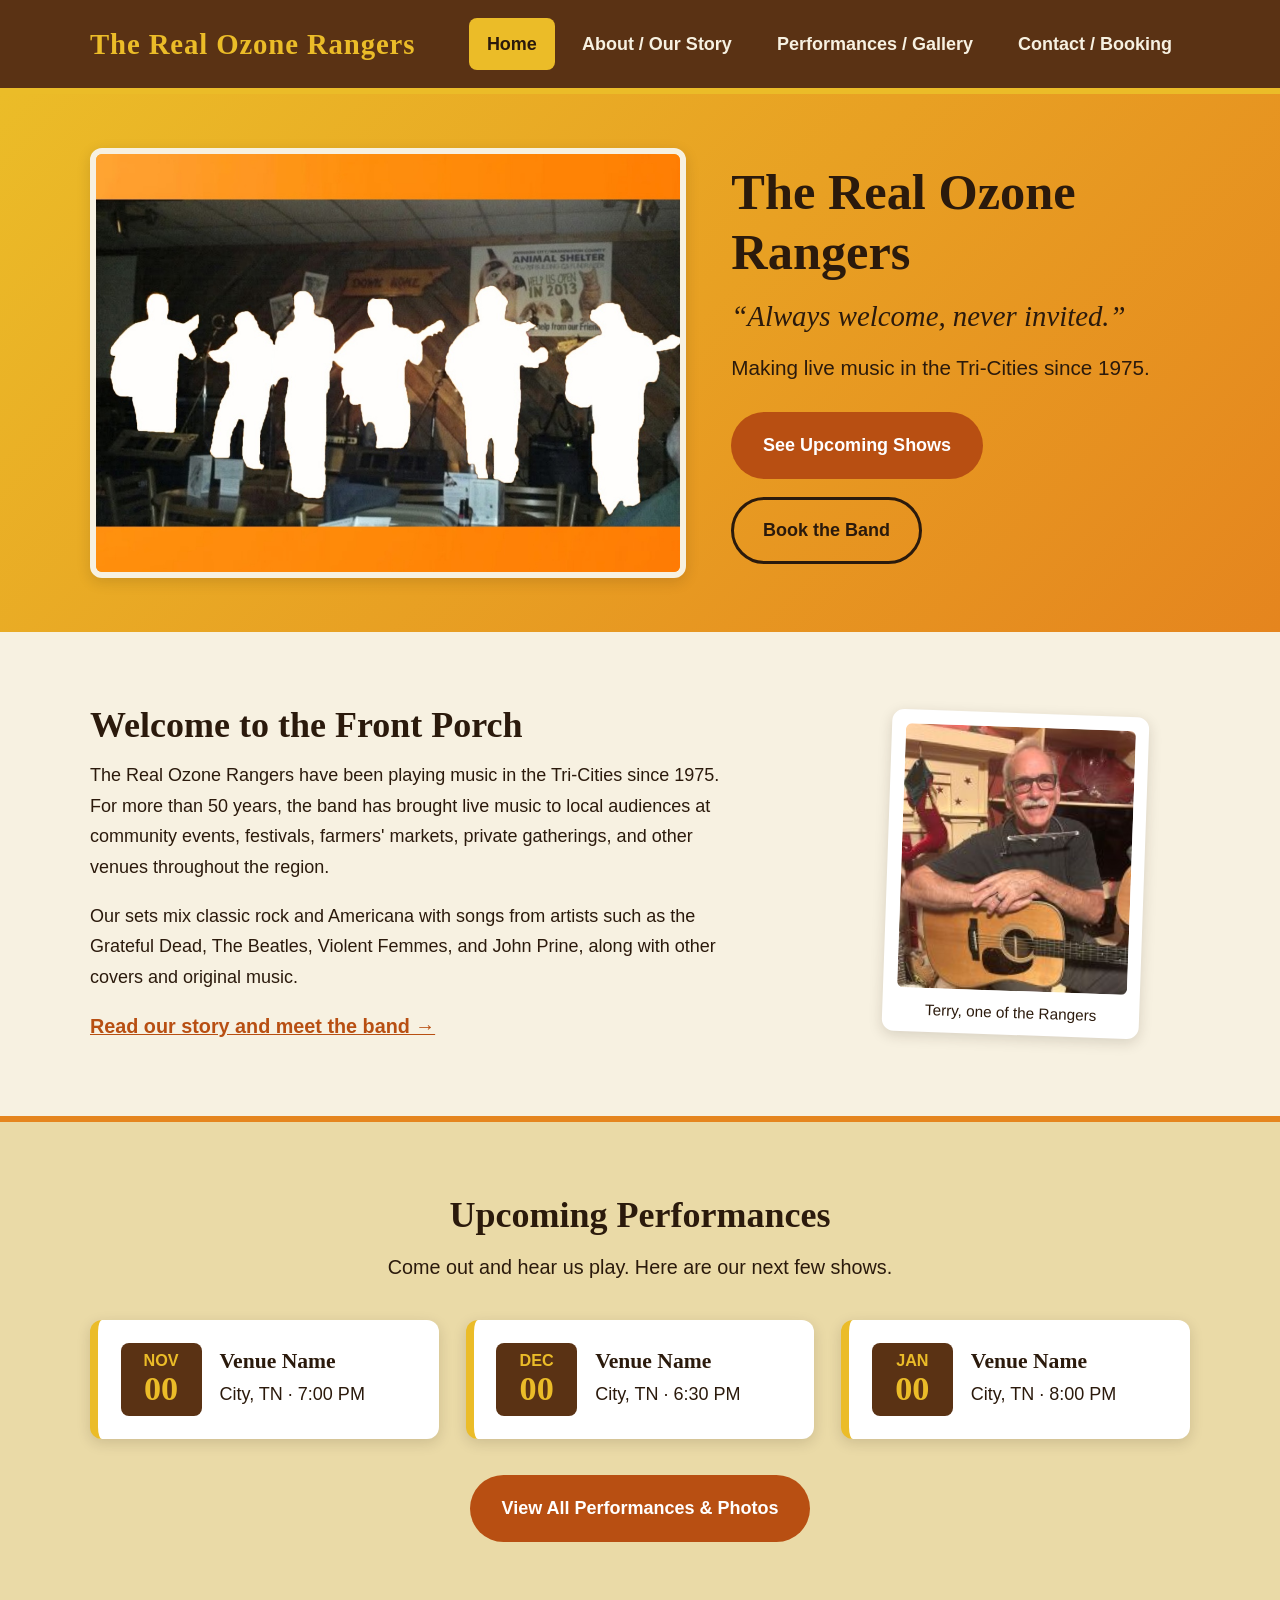
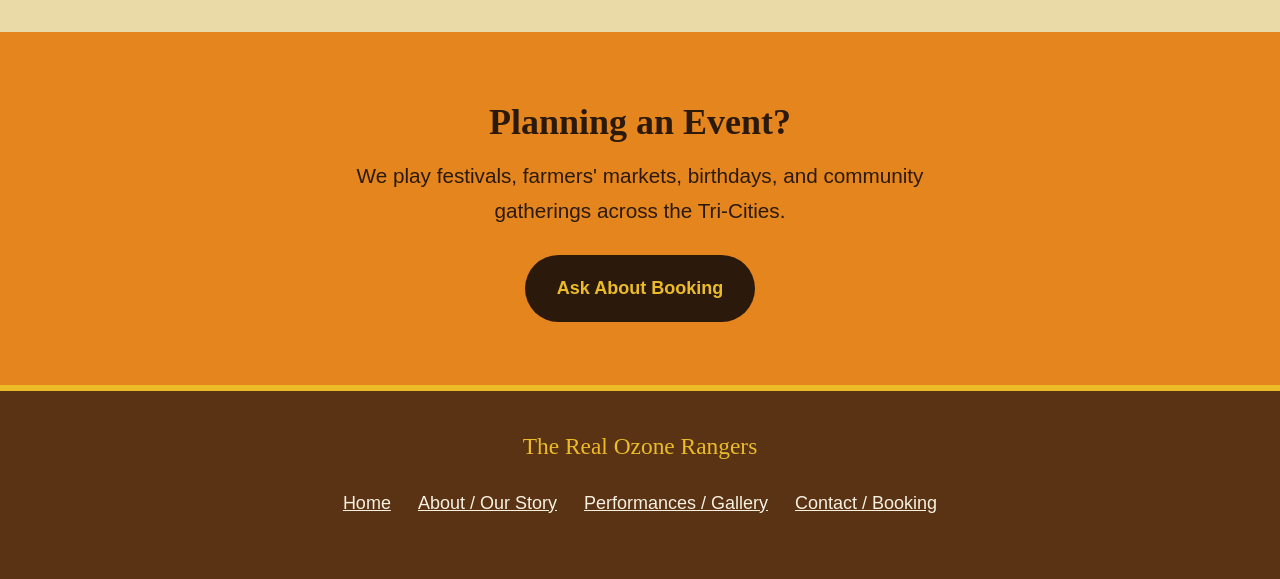
<file: index.html>
<!DOCTYPE html>
<html lang="en">
<head>
    <meta charset="UTF-8">
    <meta name="Author" content="Amadou Ba">
    <meta name="Date" content="2026-10-30">
    <meta name="Date revised" content="2026-10-30">
    <meta name="Description" content="Web page for The Real Ozone Rangers">
    <title>Home Page - The Real Ozone Rangers</title>
    <link rel="stylesheet" href="css/style.css">

    <!-- index.html
        Author:     Amadou Ba
        Date:       2026-10-30
        Date revised:   2026-10-30
        Description:    Web page for The Real Ozone Rangers
    -->
</head>
<body>

    <!-- HEADER + NAVIGATION (same on every page) -->
    <header class="site-header">
        <div class="container header-inner">
            <a class="site-title" href="index.html">The Real Ozone Rangers</a>
            <nav aria-label="Main navigation">
                <ul class="nav-list">
                    <li><a href="index.html" aria-current="page">Home</a></li>
                    <li><a href="about.html">About / Our Story</a></li>
                    <li><a href="performances.html">Performances / Gallery</a></li>
                    <li><a href="contact.html">Contact / Booking</a></li>
                </ul>
            </nav>
        </div>
    </header>

    <main id="main">

        <!-- Band and their tagline -->
        <section class="hero" aria-labelledby="hero-heading">
            <div class="container">
                <figure class="hero-figure">
                    <img src="images/band-silhouette.jpg"
                         alt="White silhouettes of the six band members playing guitars and banjo on a wooden stage"
                         width="1120" height="800">
                </figure>
                <div class="hero-text">
                    <h1 id="hero-heading">The Real Ozone Rangers</h1>
                    <p class="tagline">&ldquo;Always welcome, never invited.&rdquo;</p>
                    <p class="hero-sub">Making live music in the Tri-Cities since 1975.</p>
                    <div class="button-row">
                        <a class="button button-primary" href="performances.html">See Upcoming Shows</a>
                        <a class="button button-secondary" href="contact.html">Book the Band</a>
                    </div>
                </div>
            </div>
        </section>

        <!-- Brief band introduction -->
        <section class="intro" aria-labelledby="intro-heading">
            <div class="container intro-grid">
                <div class="intro-text">
                    <h2 id="intro-heading">Welcome to the Front Porch</h2>
                    <p>
                        The Real Ozone Rangers have been playing music in the Tri-Cities since 1975.
                        For more than 50 years, the band has brought live music to local audiences
                        at community events, festivals, farmers' markets, private gatherings, and
                        other venues throughout the region.
                    </p>
                    <p>
                        Our sets mix classic rock and Americana with songs from artists such as the
                        Grateful Dead, The Beatles, Violent Femmes, and John Prine, along with other
                        covers and original music.
                    </p>
                    <a class="text-link" href="about.html">Read our story and meet the band &rarr;</a>
                </div>
                <figure class="intro-photo">
                    <img src="images/terry.jpg"
                         alt="Band member Terry smiling and holding an acoustic guitar"
                         width="200" height="230">
                    <figcaption>Terry, one of the Rangers</figcaption>
                </figure>
            </div>
        </section>

        <!-- UPCOMING PERFORMANCES  -->
        <!-- NOTE: We need to replace the dates with the correct ones. -->
        <section class="shows" aria-labelledby="shows-heading">
            <div class="container">
                <h2 id="shows-heading">Upcoming Performances</h2>
                <p class="section-lead">Come out and hear us play. Here are our next few shows.</p>

                <ul class="show-list">
                    <li class="show-card">
                        <p class="show-date">
                            <span class="month">Nov</span>
                            <span class="day">00</span>
                        </p>
                        <div class="show-info">
                            <h3>Venue Name</h3>
                            <p>City, TN &middot; 7:00 PM</p>
                        </div>
                    </li>
                    <li class="show-card">
                        <p class="show-date">
                            <span class="month">Dec</span>
                            <span class="day">00</span>
                        </p>
                        <div class="show-info">
                            <h3>Venue Name</h3>
                            <p>City, TN &middot; 6:30 PM</p>
                        </div>
                    </li>
                    <li class="show-card">
                        <p class="show-date">
                            <span class="month">Jan</span>
                            <span class="day">00</span>
                        </p>
                        <div class="show-info">
                            <h3>Venue Name</h3>
                            <p>City, TN &middot; 8:00 PM</p>
                        </div>
                    </li>
                </ul>

                <p class="center">
                    <a class="button button-primary" href="performances.html">View All Performances &amp; Photos</a>
                </p>
            </div>
        </section>

        <!-- BOOKING button -->
        <section class="booking" aria-labelledby="booking-heading">
            <div class="container booking-inner">
                <h2 id="booking-heading">Planning an Event?</h2>
                <p>
                    We play festivals, farmers' markets, birthdays, and community gatherings
                    across the Tri-Cities.
                </p>
                <a class="button button-dark" href="contact.html">Ask About Booking</a>
            </div>
        </section>

    </main>

    <!-- This is the FOOTER. It needs to be the same on every page -->
    <footer class="site-footer">
        <div class="container footer-inner">
            <p class="footer-title">The Real Ozone Rangers</p>
            <nav aria-label="Footer navigation">
                <ul class="footer-nav">
                    <li><a href="index.html">Home</a></li>
                    <li><a href="about.html">About / Our Story</a></li>
                    <li><a href="performances.html">Performances / Gallery</a></li>
                    <li><a href="contact.html">Contact / Booking</a></li>
                </ul>
            </nav>
        </div>
    </footer>

</body>
</html>
</file>
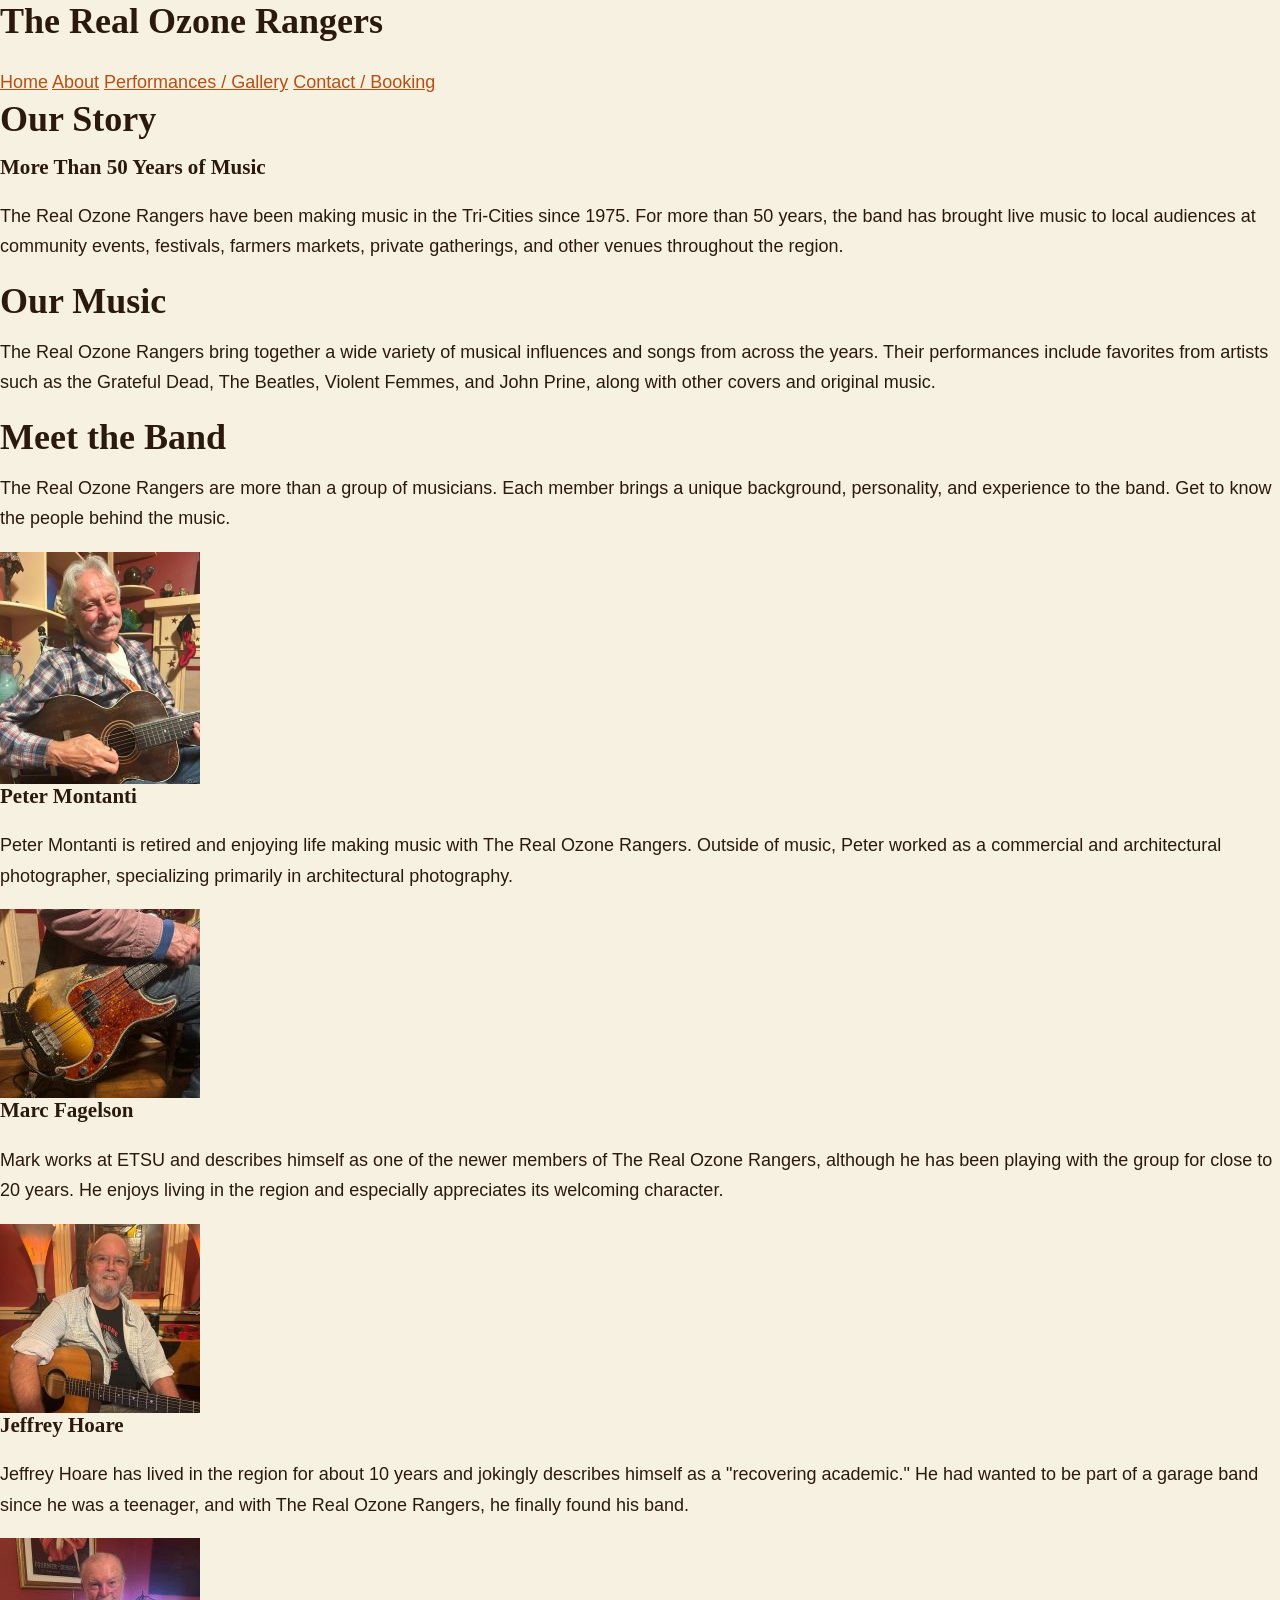
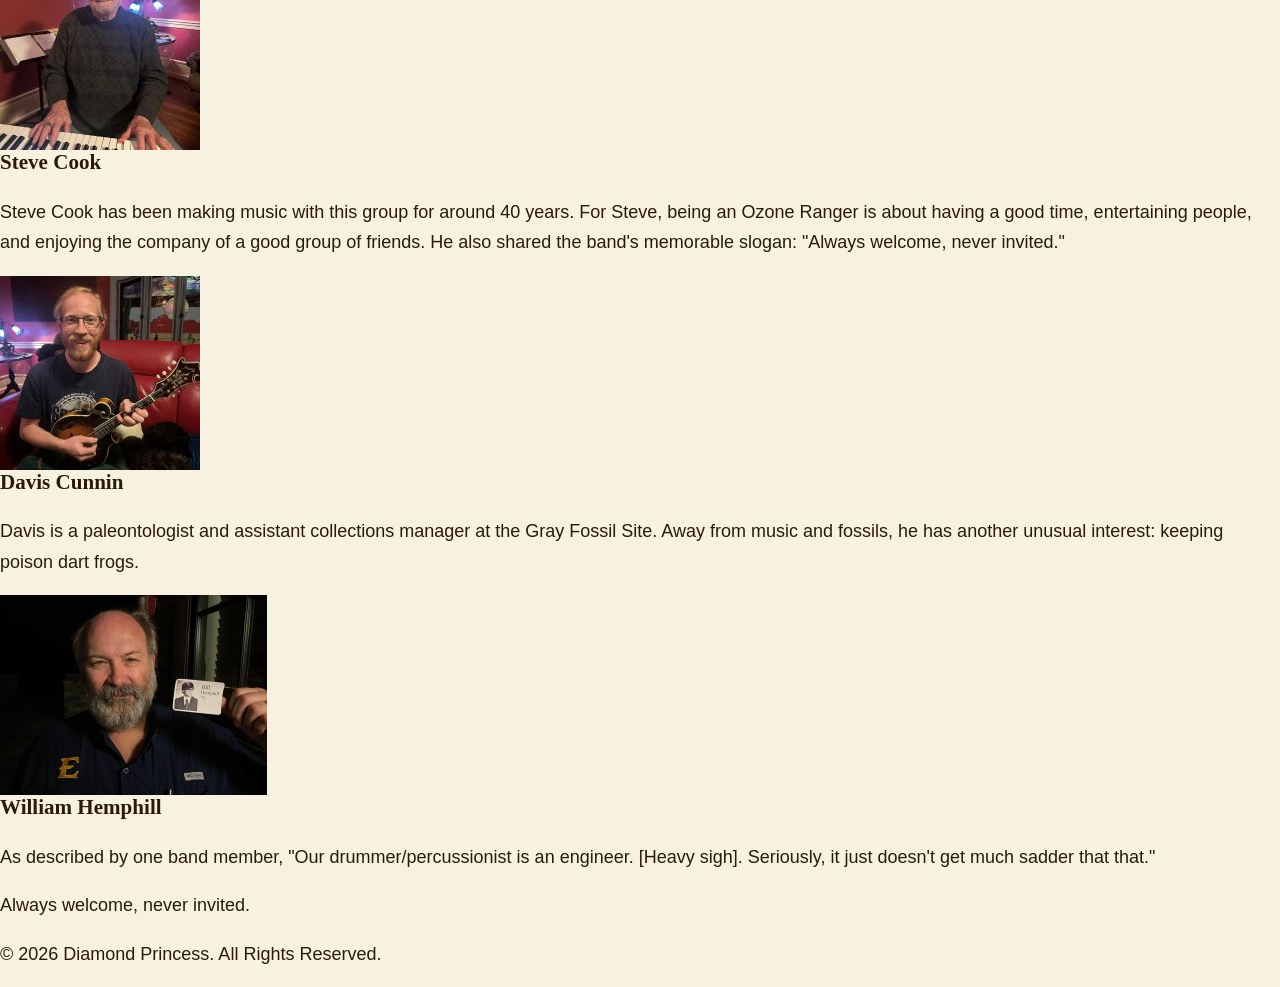
<file: about.html>
<!DOCTYPE html>
<html lang="en">

<head>
    <meta charset="UTF-8">
    <meta name="author" content="Helen Ibibom">
    <meta name="description" content="Learn about The Real Ozone Rangers and meet the members of the band.">
    <meta name="keywords" content="Ozone Rangers, band, Tri-Cities, Tennessee, live music">
    <meta name="viewport" content="width=device-width, initial-scale=1.0">
    <title>About | The Real Ozone Rangers</title>
    <link rel="stylesheet" href="css/style.css">
</head>
<!-- about.html
    Author: Diamond Princess
    Course: CSCI 1210
    Page: About - The Real Ozone Rangers
    Description: About page for The Real Ozone Rangers website
-->
<body class="about-page">

    <header>
        <h1>The Real Ozone Rangers</h1>
        <nav>
            <a href="index.html">Home</a>
            <a href="about.html">About</a>
            <a href="performances.html">Performances / Gallery</a>
            <a href="contact.html">Contact / Booking</a>
        </nav>
    </header>
    
    <main>
            <!-- Our Story Section -->
        <section class="our-story">
            <h2>Our Story</h2>
            <h3>More Than 50 Years of Music</h3>
                <p>
                    The Real Ozone Rangers have been making music in the Tri-Cities since 1975. For more than 50 years, the band has brought live music to local audiences at community events, festivals, farmers markets, private gatherings, and other venues throughout the region.
                </p>
        </section>
            <!-- Our Music Section -->
        <section class="our-music">
            <h2>Our Music</h2>
            <p>
                The Real Ozone Rangers bring together a wide variety of musical influences and songs from across the years. Their performances include favorites from artists such as the Grateful Dead, The Beatles, Violent Femmes, and John Prine, along with other covers and original music.
            </p>
        </section>

        <section class="meet-band">
            <h2>Meet the Band</h2>
            <p class="band-intro">
                The Real Ozone Rangers are more than a group of musicians. Each member brings a unique background, personality, and experience to the band. Get to know the people behind the music.
            </p>
            <!-- Peter Montanti -->
            <article class="band-member">
                <img src="images/Peter.jpg" alt="Peter Montanti of The Real Ozone Rangers" class="member-photo photo-left">
                <div class="member-bio">
                    <h3>Peter Montanti</h3>
                    <p>
                        Peter Montanti is retired and enjoying life making music with The Real Ozone Rangers. Outside of music, Peter worked as a commercial and architectural photographer, specializing primarily in architectural photography.
                    </p>
                </div>
            </article>

            <!-- Marc Fagelson -->
            <article class="band-member">
                <img src="images/Ferguson.jpg" alt="Bass guitar representing Mark of The Real Ozone Rangers" class="member-photo photo-right">
                    <h3>Marc Fagelson</h3>
                    <p>
                        Mark works at ETSU and describes himself as one of the newer members of The Real Ozone Rangers, although he has been playing with the group for close to 20 years. He enjoys living in the region and especially appreciates its welcoming character.
                    </p>
                </div>
            </article>

            <!-- Jeffrey Hoare -->
            <article class="band-member">
                <img src="images/Joeff.jpg" alt="Jeffrey Hoare of The Real Ozone Rangers" class="member-photo photo-left">
                <div class="member-bio">
                    <h3>Jeffrey Hoare</h3>
                    <p>
                        Jeffrey Hoare has lived in the region for about 10 years and jokingly describes himself as a "recovering academic." He had wanted to be part of a garage band since he was a teenager, and with The Real Ozone Rangers, he finally found his band.
                    </p>
                </div>
            </article>

            <!-- Steve Cook -->
            <article class="band-member">
                <img src="images/Steve-Cook.jpg" alt="Steve Cook of The Real Ozone Rangers" class="member-photo photo-right">
                <div class="member-bio">
                    <h3>Steve Cook</h3>
                    <p>
                        Steve Cook has been making music with this group for around 40 years. For Steve, being an Ozone Ranger is about having a good time, entertaining people, and enjoying the company of a good group of friends. He also shared the band's memorable slogan: "Always welcome, never invited."
                    </p>
                </div>
            </article>

            <!-- Davis Cunnin -->
            <article class="band-member">
                <img src="images/Davis-Cook.jpg" alt="Davis of The Real Ozone Rangers" class="member-photo photo-left">
                <div class="member-bio">
                    <h3>Davis Cunnin</h3>
                    <p>
                        Davis is a paleontologist and assistant collections manager at the Gray Fossil Site. Away from music and fossils, he has another unusual interest: keeping poison dart frogs.
                </div>
            </article>

            <!-- William Hemphill -->
            <article class="band-member">
                <img src="images/Bill.jpg" alt="William of The Real Ozone Rangers" class="member-photo photo-left">
                <!-- Add Bill's photo here when available -->
                <div class="member-bio">
                    <h3>William Hemphill</h3>
                    <p>
                        As described by one band member, "Our drummer/percussionist is an engineer. [Heavy sigh]. Seriously, it just doesn't get much sadder that that."
                    </p>
                </div>
            </article>

        </section>
    </main>
    <footer>
        <p>Always welcome, never invited.</p>
        <p>&copy; 2026 Diamond Princess. All Rights Reserved.</p>
    </footer>

</body>

</html>
</file>
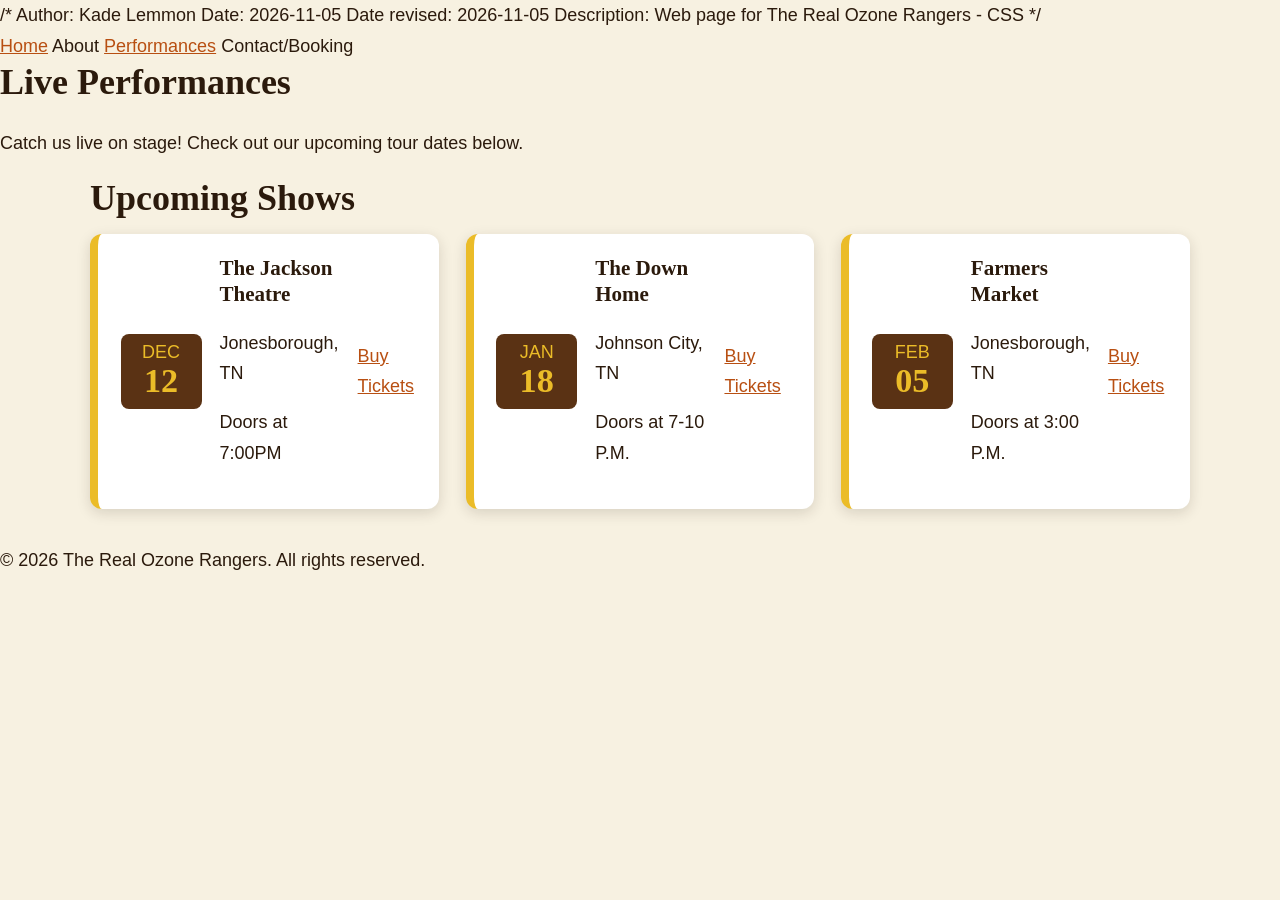
<file: performances.html>
<!DOCTYPE html>
<html lang="en">
<head>
    <meta charset="UTF-8">
    <meta name="Author" content="Amadou Ba">
    <meta name="Date" content="2026-10-30">
    <meta name="Date revised" content="2026-10-30">
    <meta name="Description" content="Web page for The Real Ozone Rangers">
    <title>Home Page - The Real Ozone Rangers</title>
    <link rel="stylesheet" href="css/style.css">

/*
    Author:     Kade Lemmon
    Date:       2026-11-05
    Date revised:   2026-11-05
    Description:    Web page for The Real Ozone Rangers - CSS
*/
    
    <!-- Simple Navigation (keeps it connected to the other pages) --> 
    <nav> 
        <a href="index.html">Home</a> 
        <ahref="about.html">About</a> 
        <a href="performances.html" class="active">Performances</a> 
        <ahref="contact.html">Contact/Booking</a> 
    </nav> 
    
    <!-- Header Section --> 
    <header class="hero-section"> 
        <h1>Live Performances</h1> 
        <p>Catch us live on stage! Check out our upcoming tour dates below.</p>
     </header> 
     
     <!-- Main Content Area --> 
      <main class="container"> 
        
        <!-- Upcoming Shows Section --> 
         <section class="shows-section"> 
            <h2>Upcoming Shows</h2> 
            <div class="show-list"> 
                
                <!-- Show Item 1 --> 
                 <div class="show-card"> 
                    <div class="show-date"> 
                        <spanclass="month">DEC</span> 
                        <span class="day">12</span> 
                    </div> <div class="show-details"> 
                        <h3>The Jackson Theatre</h3> 
                        <p class="location">Jonesborough, TN</p> 
                        <p class="time">Doors at 7:00PM </p> 
                    </div> <div class="show-action"> 
                        <a href="#" class="btn-ticket">Buy Tickets</a> 
                    </div> </div> <!-- Show Item 2 --> 
                    <div class="show-card"> 
                        <div class="show-date"> 
                            <spanclass="month">JAN</span> 
                            <span class="day">18</span> 
                        </div> <div class="show-details"> 
                            <h3>The Down Home</h3> 
                            <p class="location">Johnson City, TN</p> 
                            <p class="time"> Doors at 7-10 P.M. </p> 
                        </div> 
                        <div class="show-action"> 
                            <a href="#" class="btn-ticket">Buy Tickets</a> 
                        </div> 
                    </div> 
                    
                    <!-- Show Item 3 (Sold Out Example) --> 
                    <div class="show-card"> 
                        <div class="show-date"> 
                            <spanclass="month">FEB</span> 
                            <span class="day">05</span> 
                        </div> <div class="show-details"> 
                            <h3>Farmers Market</h3> 
                            <p class="location">Jonesborough, TN</p> 
                            <p class="time"> Doors at 3:00 P.M. </p> 
                        </div> 
                        <div class="show-action"> 
                            <a href="#" class="btn-ticket">Buy Tickets</a> 
                        </div> 
                    </div> 
            </section> 
        
        </main> 
        <footer> 
            <p>&copy; 2026 The Real Ozone Rangers. All rights reserved.</p> 
        </footer> 

    </body> 
    </html>
</file>
<file: css/style.css>
/* 
    Author:     Amadou Ba
    Date:       2026-10-30
    Date revised:   2026-10-30
    Description:    Web page for The Real Ozone Rangers - CSS
*/

/* ---------- 1. Setting Up Color & type variables ---------- */
:root {
    --cream:      #f7f1e1;   /* light reading background (aged paper) */
    --sand:       #eadaa7;   /* soft accent background */
    --amber:      #ebbc28;   /* bright amber (glass bottle) */
    --orange:     #e5851e;   /* warm orange */
    --burnt:      #b84f12;   /* deep burnt orange - buttons, links */
    --wood:       #5a3214;   /* dark wood - header, footer */
    --ink:        #2b1a0c;   /* main text color (high contrast) */
    --white:      #ffffff;

    --heading-font: "Rockwell", "Roboto Slab", Georgia, "Times New Roman", serif;
    --body-font:    "Segoe UI", Verdana, Arial, Helvetica, sans-serif;

    --radius: 12px;
    --shadow: 0 4px 14px rgba(43, 26, 12, 0.15);
}

/* ---------- 2. Base / reset ---------- */
* {
    box-sizing: border-box;
}

html {
    font-size: 112.5%;          /* larger text for readability */
    scroll-behavior: smooth;
}

body {
    margin: 0;
    font-family: var(--body-font);
    line-height: 1.7;
    color: var(--ink);
    background-color: var(--cream);
}

img {
    max-width: 100%;
    height: auto;
    display: block;
}

h1, h2, h3 {
    font-family: var(--heading-font);
    line-height: 1.2;
    margin-top: 0;
}

h2 {
    font-size: 2rem;
    margin-bottom: 0.75rem;
}

p {
    margin-top: 0;
}

a {
    color: var(--burnt);
}

a:focus-visible,
.button:focus-visible {
    outline: 3px solid var(--ink);
    outline-offset: 3px;
}

.container {
    width: 90%;
    max-width: 1100px;
    margin: 0 auto;
}

.center {
    text-align: center;
}

.skip-link:focus {
    left: 1rem;
}

/* ---------- 3. Header & navigation ---------- */
.site-header {
    background-color: var(--wood);
    border-bottom: 6px solid var(--amber);
}

.header-inner {
    display: flex;
    justify-content: space-between;
    align-items: center;
    flex-wrap: wrap;
    gap: 1rem;
    padding: 1rem 0;
}

.site-title {
    font-family: var(--heading-font);
    font-size: 1.6rem;
    font-weight: bold;
    color: var(--amber);
    text-decoration: none;
    letter-spacing: 0.03em;
}

.nav-list {
    list-style: none;
    margin: 0;
    padding: 0;
    display: flex;
    flex-wrap: wrap;
    gap: 0.5rem;
}

.nav-list a {
    display: block;
    padding: 0.6rem 1rem;          
    color: var(--cream);
    text-decoration: none;
    font-weight: 600;
    border-radius: 8px;
    transition: background-color 0.2s;
}

.nav-list a:hover {
    background-color: var(--burnt);
    color: var(--white);
}

/* Shows which page the visitor is on */
.nav-list a[aria-current="page"] {
    background-color: var(--amber);
    color: var(--ink);
}

/* ---------- 4. Buttons ---------- */
.button {
    display: inline-block;
    padding: 0.85rem 1.6rem;
    font-weight: 700;
    font-size: 1rem;
    text-decoration: none;
    border-radius: 999px;
    border: 3px solid transparent;
    transition: background-color 0.2s, color 0.2s;
}

.button-primary {
    background-color: var(--burnt);
    color: var(--white);
}

.button-primary:hover {
    background-color: var(--wood);
}

.button-secondary {
    background-color: transparent;
    color: var(--ink);
    border-color: var(--ink);
}

.button-secondary:hover {
    background-color: var(--ink);
    color: var(--white);
}

.button-dark {
    background-color: var(--ink);
    color: var(--amber);
}

.button-dark:hover {
    background-color: var(--wood);
}

.button-row {
    display: flex;
    flex-wrap: wrap;
    gap: 1rem;
}

/* ---------- 5. Hero (featured image + tagline) ---------- */
.hero {
    background: linear-gradient(135deg, var(--amber) 0%, var(--orange) 100%);
    padding: 3rem 0;
}

.hero .container {
    display: grid;
    grid-template-columns: 1.3fr 1fr;
    gap: 2.5rem;
    align-items: center;
}

.hero-figure {
    margin: 0;
}

.hero-figure img {
    border-radius: var(--radius);
    border: 6px solid var(--cream);
    box-shadow: var(--shadow);
}

.hero-text h1 {
    font-size: 2.8rem;
    margin-bottom: 0.5rem;
}

.tagline {
    font-family: var(--heading-font);
    font-size: 1.6rem;
    font-style: italic;
    margin-bottom: 0.5rem;
}

.hero-sub {
    font-size: 1.15rem;
    margin-bottom: 1.5rem;
}

/* ---------- 6. Band introduction ---------- */
.intro {
    padding: 4rem 0;
    background-color: var(--cream);
}

.intro-grid {
    display: grid;
    grid-template-columns: 2fr 1fr;
    gap: 3rem;
    align-items: center;
}

.intro-text p {
    max-width: 65ch;               
}

.text-link {
    font-weight: 700;
    font-size: 1.1rem;
}

.intro-photo {
    margin: 0;
    justify-self: center;
    background: var(--white);
    padding: 0.75rem 0.75rem 0.5rem;
    border-radius: var(--radius);
    box-shadow: var(--shadow);
    transform: rotate(2deg);       
}

.intro-photo img {
    width: 230px;
    border-radius: 6px;
}

.intro-photo figcaption {
    text-align: center;
    font-size: 0.85rem;
    padding-top: 0.5rem;
}

/* ---------- 7. Upcoming performances ---------- */
.shows {
    padding: 4rem 0;
    background-color: var(--sand);
    border-top: 6px solid var(--orange);
    border-bottom: 6px solid var(--orange);
}

.shows h2,
.section-lead {
    text-align: center;
}

.section-lead {
    font-size: 1.1rem;
    margin-bottom: 2rem;
}

.show-list {
    list-style: none;
    padding: 0;
    margin: 0 0 2rem;
    display: grid;
    grid-template-columns: repeat(3, 1fr);
    gap: 1.5rem;
}

.show-card {
    display: flex;
    align-items: center;
    gap: 1rem;
    background-color: var(--white);
    padding: 1.25rem;
    border-radius: var(--radius);
    box-shadow: var(--shadow);
    border-left: 8px solid var(--amber);
}

.show-date {
    margin: 0;
    min-width: 4.5rem;
    text-align: center;
    background-color: var(--wood);
    color: var(--amber);
    border-radius: 8px;
    padding: 0.5rem;
    line-height: 1.1;
}

.show-date .month {
    display: block;
    text-transform: uppercase;
    font-size: 0.9rem;
    font-weight: 700;
}

.show-date .day {
    display: block;
    font-family: var(--heading-font);
    font-size: 1.9rem;
    font-weight: 700;
}

.show-info h3 {
    font-size: 1.2rem;
    margin-bottom: 0.25rem;
}

.show-info p {
    margin: 0;
}

/* ---------- 8. Booking button ---------- */
.booking {
    background-color: var(--orange);
    padding: 3.5rem 0;
    text-align: center;
}

.booking-inner p {
    font-size: 1.15rem;
    max-width: 55ch;
    margin: 0 auto 1.5rem;
}

/* ---------- 9. Footer ---------- */
.site-footer {
    background-color: var(--wood);
    color: var(--cream);
    padding: 2rem 0;
    border-top: 6px solid var(--amber);
    text-align: center;
}

.footer-title {
    font-family: var(--heading-font);
    font-size: 1.3rem;
    color: var(--amber);
    margin-bottom: 0.75rem;
}

.footer-nav {
    list-style: none;
    padding: 0;
    margin: 0 0 1rem;
    display: flex;
    justify-content: center;
    flex-wrap: wrap;
    gap: 0.5rem 1.5rem;
}

.footer-nav a {
    color: var(--cream);
    display: inline-block;
    padding: 0.4rem 0;
}

.footer-nav a:hover {
    color: var(--amber);
}

.copyright {
    font-size: 0.9rem;
    margin: 0;
}
</file>
